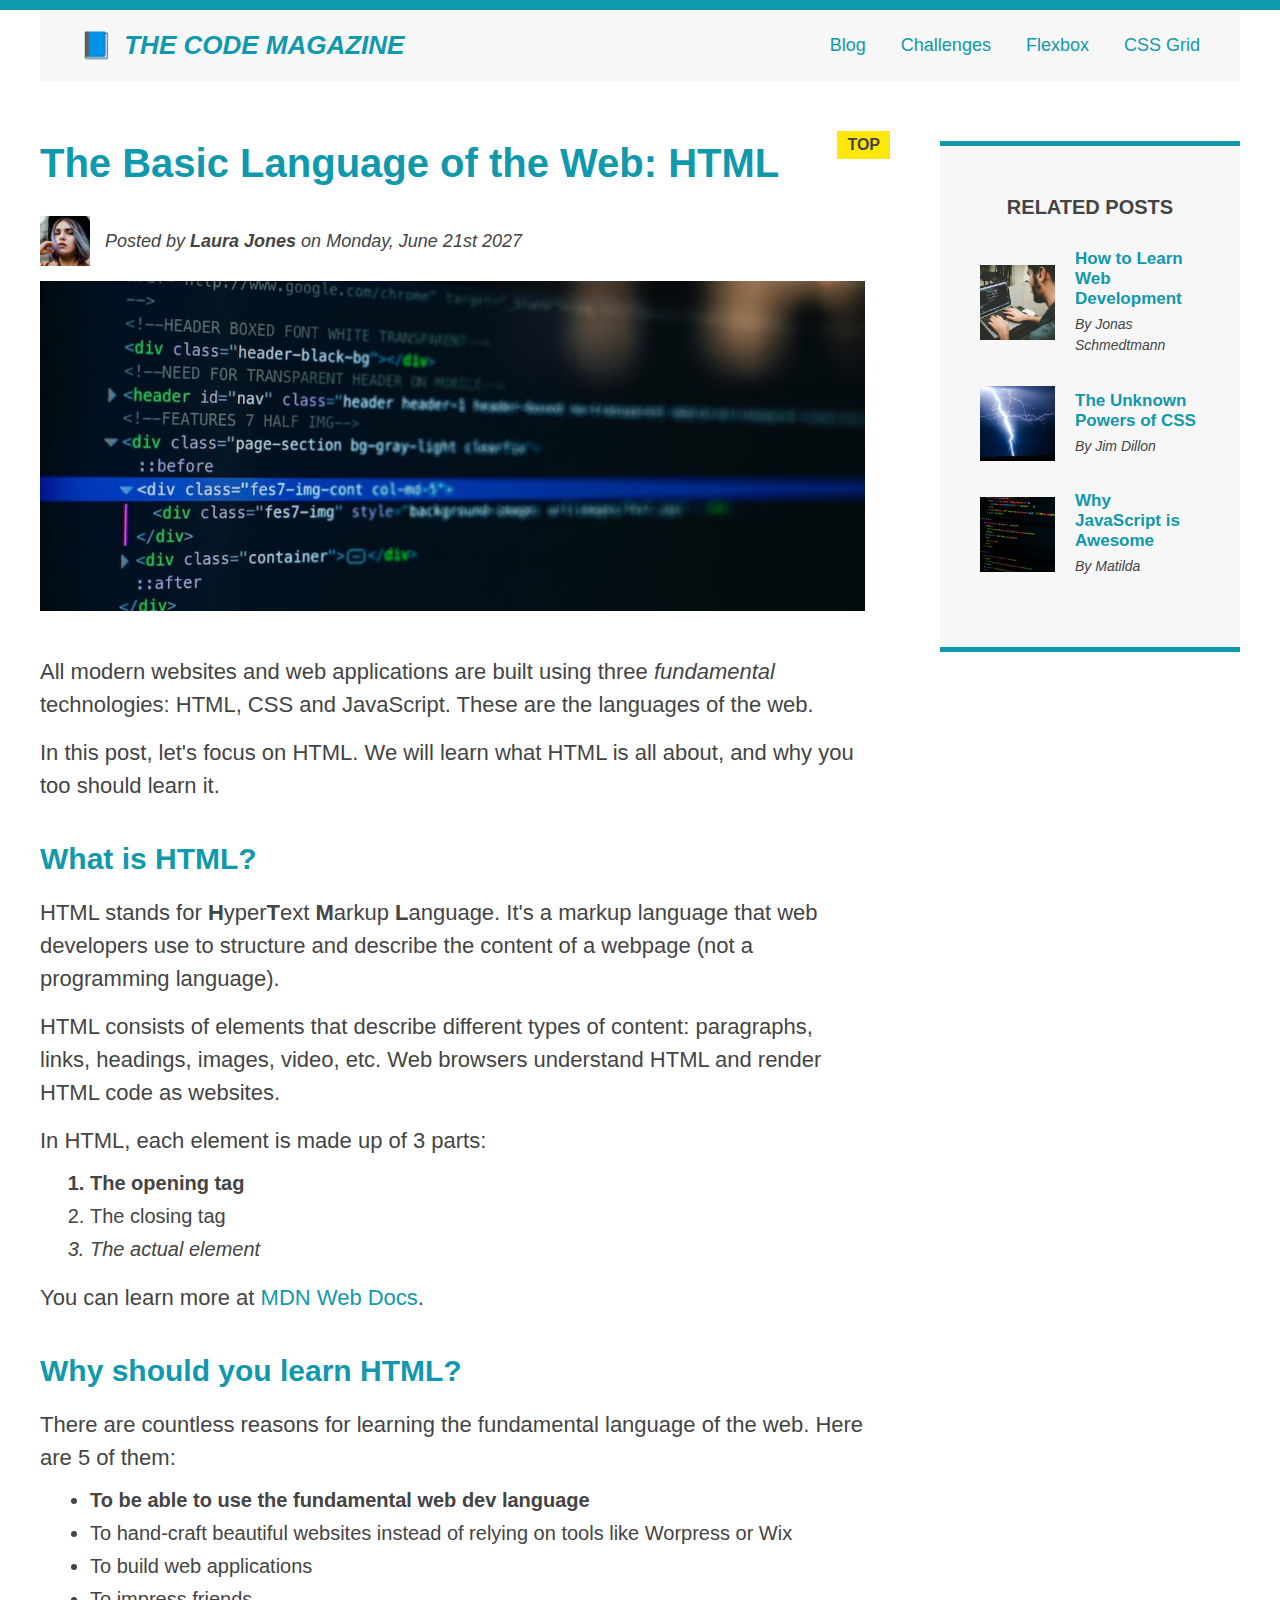
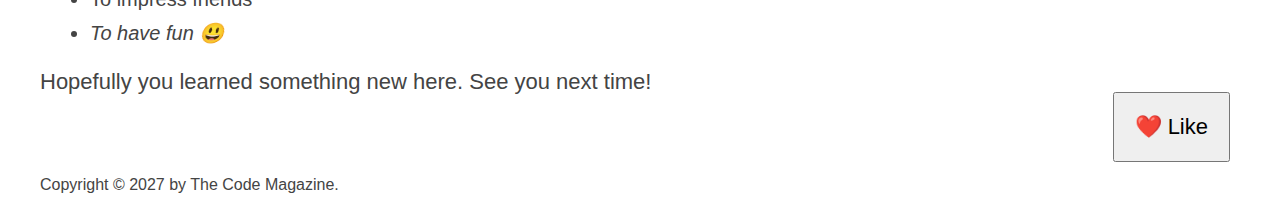
<file: 04-CSS-Layouts/index.html>
<!DOCTYPE html>
<html lang="en">
  <head>
    <meta charset="UTF-8" />
    <link href="style.css" rel="stylesheet" />

    <title>The Basic Language of the Web: HTML</title>
  </head>

  <body>
    <!--
    <h1>The Basic Language of the Web: HTML</h1>
    <h2>The Basic Language of the Web: HTML</h2>
    <h3>The Basic Language of the Web: HTML</h3>
    <h4>The Basic Language of the Web: HTML</h4>
    <h5>The Basic Language of the Web: HTML</h5>
    <h6>The Basic Language of the Web: HTML</h6>
    -->

    <div class="container">
      <header class="main-header clearfix">
        <h1>📘 The Code Magazine</h1>

        <nav>
          <!-- <strong>This is the navigation</strong> -->
          <a href="blog.html">Blog</a>
          <a href="#">Challenges</a>
          <a href="flexbox.html">Flexbox</a>
          <a href="css-grid.html">CSS Grid</a>
        </nav>

        <!-- <div class="clear"></div> -->
      </header>

      <!-- ONLY NECESSARY FOR FLEXBOX -->
      <!-- <div class="row"> -->
      <article>
        <header class="post-header">
          <h2>The Basic Language of the Web: HTML</h2>

          <div class="author-box">
            <img
              src="img/laura-jones.jpg"
              alt="Headshot of Laura Jones"
              height="50"
              width="50"
              class="author-img"
            />

            <p id="author" class="author">
              Posted by <strong>Laura Jones</strong> on Monday, June 21st 2027
            </p>
          </div>

          <img
            src="img/post-img.jpg"
            alt="HTML code on a screen"
            width="500"
            height="200"
            class="post-img"
          />
          <button>❤️ Like</button>
        </header>

        <p>
          All modern websites and web applications are built using three
          <em>fundamental</em>
          technologies: HTML, CSS and JavaScript. These are the languages of the
          web.
        </p>

        <p>
          In this post, let's focus on HTML. We will learn what HTML is all
          about, and why you too should learn it.
        </p>

        <h3>What is HTML?</h3>
        <p>
          HTML stands for <strong>H</strong>yper<strong>T</strong>ext
          <strong>M</strong>arkup <strong>L</strong>anguage. It's a markup
          language that web developers use to structure and describe the content
          of a webpage (not a programming language).
        </p>
        <p>
          HTML consists of elements that describe different types of content:
          paragraphs, links, headings, images, video, etc. Web browsers
          understand HTML and render HTML code as websites.
        </p>
        <p>In HTML, each element is made up of 3 parts:</p>

        <ol>
          <li class="first-li">The opening tag</li>
          <li>The closing tag</li>
          <li>The actual element</li>
        </ol>

        <p>
          You can learn more at
          <a
            href="https://developer.mozilla.org/en-US/docs/Web/HTML"
            target="_blank"
            >MDN Web Docs</a
          >.
        </p>

        <h3>Why should you learn HTML?</h3>

        <p>
          There are countless reasons for learning the fundamental language of
          the web. Here are 5 of them:
        </p>

        <ul>
          <li class="first-li">
            To be able to use the fundamental web dev language
          </li>
          <li>
            To hand-craft beautiful websites instead of relying on tools like
            Worpress or Wix
          </li>
          <li>To build web applications</li>
          <li>To impress friends</li>
          <li>To have fun 😃</li>
        </ul>

        <p>Hopefully you learned something new here. See you next time!</p>
      </article>

      <aside>
        <h4>Related posts</h4>

        <ul class="related">
          <li class="related-post">
            <img
              src="img/related-1.jpg"
              alt="Person programming"
              width="75"
              height="75"
            />
            <div>
              <a href="#" class="related-link">How to Learn Web Development</a>
              <p class="related-author">By Jonas Schmedtmann</p>
            </div>
          </li>
          <li class="related-post">
            <img
              src="img/related-2.jpg"
              alt="Lightning"
              width="75"
              height="75"
            />
            <div>
              <a href="#" class="related-link">The Unknown Powers of CSS</a>
              <p class="related-author">By Jim Dillon</p>
            </div>
          </li>
          <li class="related-post">
            <img
              src="img/related-3.jpg"
              alt="JavaScript code on a screen"
              width="75"
              height="75"
            />
            <div>
              <a href="#" class="related-link">Why JavaScript is Awesome</a>
              <p class="related-author">By Matilda</p>
            </div>
          </li>
        </ul>
      </aside>
      <!-- </div> -->

      <footer>
        <p id="copyright" class="copyright text">
          Copyright &copy; 2027 by The Code Magazine.
        </p>
      </footer>
    </div>
  </body>
</html>
</file>
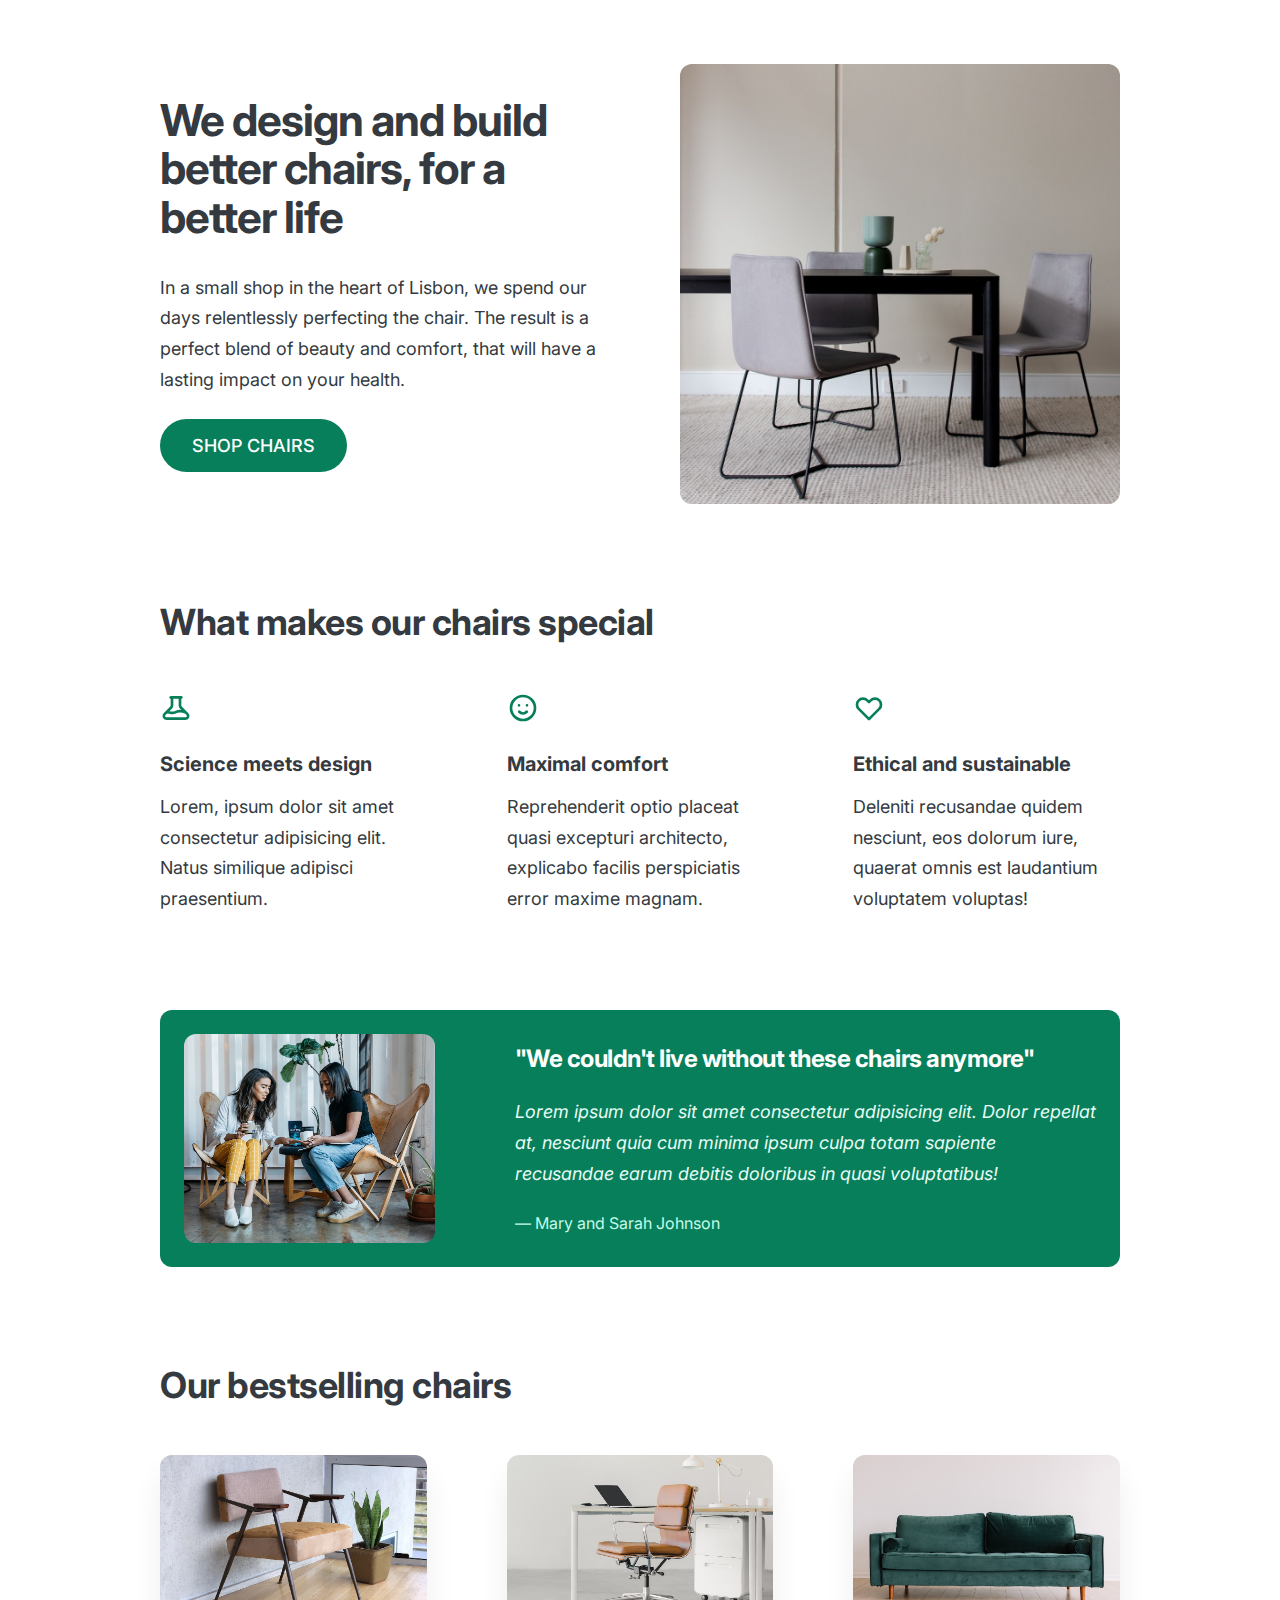
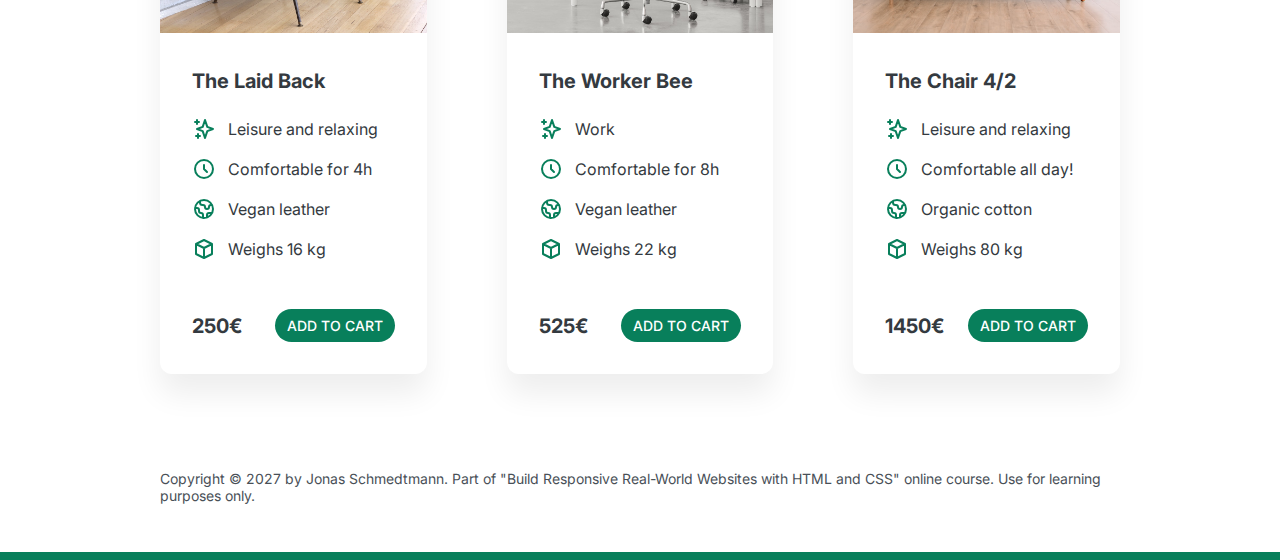
<file: 05-Design/index.html>
<!DOCTYPE html>
<html lang="en">
  <head>
    <meta charset="UTF-8" />
    <meta http-equiv="X-UA-Compatible" content="IE=edge" />
    <meta name="viewport" content="width=device-width, initial-scale=1.0" />

    <link rel="preconnect" href="https://fonts.gstatic.com" />
    <link
      href="https://fonts.googleapis.com/css2?family=Inter:wght@400;500;700&display=swap"
      rel="stylesheet"
    />

    <link rel="stylesheet" href="style.css" />
    <title>Lisbon Chair Shop</title>
  </head>
  <body>
    <div class="container">
      <header>
        <div class="header-text-box">
          <h1>We design and build better chairs, for a better life</h1>
          <p class="header-text">
            In a small shop in the heart of Lisbon, we spend our days
            relentlessly perfecting the chair. The result is a perfect blend of
            beauty and comfort, that will have a lasting impact on your health.
          </p>
          <a class="btn btn--big" href="#">Shop chairs</a>
        </div>
        <img src="hero.jpg" alt="Photo" />
      </header>

      <section>
        <h2>What makes our chairs special</h2>
        <div class="grid-3-cols">
          <div>
            <svg
              xmlns="http://www.w3.org/2000/svg"
              class="features-icon"
              fill="none"
              viewBox="0 0 24 24"
              stroke="currentColor"
            >
              <path
                stroke-linecap="round"
                stroke-linejoin="round"
                stroke-width="2"
                d="M19.428 15.428a2 2 0 00-1.022-.547l-2.387-.477a6 6 0 00-3.86.517l-.318.158a6 6 0 01-3.86.517L6.05 15.21a2 2 0 00-1.806.547M8 4h8l-1 1v5.172a2 2 0 00.586 1.414l5 5c1.26 1.26.367 3.414-1.415 3.414H4.828c-1.782 0-2.674-2.154-1.414-3.414l5-5A2 2 0 009 10.172V5L8 4z"
              />
            </svg>
            <p class="features-title"><strong>Science meets design</strong></p>
            <p class="features-text">
              Lorem, ipsum dolor sit amet consectetur adipisicing elit. Natus
              similique adipisci praesentium.
            </p>
          </div>

          <div>
            <svg
              xmlns="http://www.w3.org/2000/svg"
              class="features-icon"
              fill="none"
              viewBox="0 0 24 24"
              stroke="currentColor"
            >
              <path
                stroke-linecap="round"
                stroke-linejoin="round"
                stroke-width="2"
                d="M14.828 14.828a4 4 0 01-5.656 0M9 10h.01M15 10h.01M21 12a9 9 0 11-18 0 9 9 0 0118 0z"
              />
            </svg>
            <p class="features-title">
              <strong>Maximal comfort</strong>
            </p>
            <p class="features-text">
              Reprehenderit optio placeat quasi excepturi architecto, explicabo
              facilis perspiciatis error maxime magnam.
            </p>
          </div>

          <div>
            <svg
              xmlns="http://www.w3.org/2000/svg"
              class="features-icon"
              fill="none"
              viewBox="0 0 24 24"
              stroke="currentColor"
            >
              <path
                stroke-linecap="round"
                stroke-linejoin="round"
                stroke-width="2"
                d="M4.318 6.318a4.5 4.5 0 000 6.364L12 20.364l7.682-7.682a4.5 4.5 0 00-6.364-6.364L12 7.636l-1.318-1.318a4.5 4.5 0 00-6.364 0z"
              />
            </svg>
            <p class="features-title">
              <strong>Ethical and sustainable</strong>
            </p>
            <p class="features-text">
              Deleniti recusandae quidem nesciunt, eos dolorum iure, quaerat
              omnis est laudantium voluptatem voluptas!
            </p>
          </div>
        </div>
      </section>

      <section class="testimonial-section">
        <div class="grid-3-cols">
          <img src="customers.jpg" alt="People sitting on chairs" />
          <div class="testimonial-box">
            <h2>"We couldn't live without these chairs anymore"</h2>
            <blockquote class="testimonial-text">
              Lorem ipsum dolor sit amet consectetur adipisicing elit. Dolor
              repellat at, nesciunt quia cum minima ipsum culpa totam sapiente
              recusandae earum debitis doloribus in quasi voluptatibus!
            </blockquote>
            <p class="testimonial-author">&mdash; Mary and Sarah Johnson</p>
          </div>
        </div>
      </section>

      <section>
        <h2>Our bestselling chairs</h2>
        <div class="grid-3-cols">
          <figure class="chair">
            <img src="chair-1.jpg" alt="Chair" />
            <div class="chair-box">
              <h3>The Laid Back</h3>
              <ul class="chair-details">
                <li>
                  <svg
                    xmlns="http://www.w3.org/2000/svg"
                    class="chair-icon"
                    fill="none"
                    viewBox="0 0 24 24"
                    stroke="currentColor"
                  >
                    <path
                      stroke-linecap="round"
                      stroke-linejoin="round"
                      stroke-width="2"
                      d="M5 3v4M3 5h4M6 17v4m-2-2h4m5-16l2.286 6.857L21 12l-5.714 2.143L13 21l-2.286-6.857L5 12l5.714-2.143L13 3z"
                    />
                  </svg>
                  <!-- Span is a generic INLINE text element, it doesn't have any meaning. It's like a div element, but inline -->
                  <span>Leisure and relaxing</span>
                </li>
                <li>
                  <svg
                    xmlns="http://www.w3.org/2000/svg"
                    class="chair-icon"
                    fill="none"
                    viewBox="0 0 24 24"
                    stroke="currentColor"
                  >
                    <path
                      stroke-linecap="round"
                      stroke-linejoin="round"
                      stroke-width="2"
                      d="M12 8v4l3 3m6-3a9 9 0 11-18 0 9 9 0 0118 0z"
                    />
                  </svg>
                  <span>Comfortable for 4h</span>
                </li>
                <li>
                  <svg
                    xmlns="http://www.w3.org/2000/svg"
                    class="chair-icon"
                    fill="none"
                    viewBox="0 0 24 24"
                    stroke="currentColor"
                  >
                    <path
                      stroke-linecap="round"
                      stroke-linejoin="round"
                      stroke-width="2"
                      d="M3.055 11H5a2 2 0 012 2v1a2 2 0 002 2 2 2 0 012 2v2.945M8 3.935V5.5A2.5 2.5 0 0010.5 8h.5a2 2 0 012 2 2 2 0 104 0 2 2 0 012-2h1.064M15 20.488V18a2 2 0 012-2h3.064M21 12a9 9 0 11-18 0 9 9 0 0118 0z"
                    />
                  </svg>
                  <span>Vegan leather</span>
                </li>
                <li>
                  <svg
                    xmlns="http://www.w3.org/2000/svg"
                    class="chair-icon"
                    fill="none"
                    viewBox="0 0 24 24"
                    stroke="currentColor"
                  >
                    <path
                      stroke-linecap="round"
                      stroke-linejoin="round"
                      stroke-width="2"
                      d="M20 7l-8-4-8 4m16 0l-8 4m8-4v10l-8 4m0-10L4 7m8 4v10M4 7v10l8 4"
                    />
                  </svg>
                  <span>Weighs 16 kg</span>
                </li>
              </ul>
              <div class="chair-price">
                <strong>250€</strong>
                <a href="#" class="btn btn--small">Add to cart</a>
              </div>
            </div>
          </figure>

          <figure class="chair">
            <img src="chair-2.jpg" alt="Chair" />
            <div class="chair-box">
              <h3>The Worker Bee</h3>
              <ul class="chair-details">
                <li>
                  <svg
                    xmlns="http://www.w3.org/2000/svg"
                    class="chair-icon"
                    fill="none"
                    viewBox="0 0 24 24"
                    stroke="currentColor"
                  >
                    <path
                      stroke-linecap="round"
                      stroke-linejoin="round"
                      stroke-width="2"
                      d="M5 3v4M3 5h4M6 17v4m-2-2h4m5-16l2.286 6.857L21 12l-5.714 2.143L13 21l-2.286-6.857L5 12l5.714-2.143L13 3z"
                    />
                  </svg>
                  <span>Work</span>
                </li>
                <li>
                  <svg
                    xmlns="http://www.w3.org/2000/svg"
                    class="chair-icon"
                    fill="none"
                    viewBox="0 0 24 24"
                    stroke="currentColor"
                  >
                    <path
                      stroke-linecap="round"
                      stroke-linejoin="round"
                      stroke-width="2"
                      d="M12 8v4l3 3m6-3a9 9 0 11-18 0 9 9 0 0118 0z"
                    />
                  </svg>
                  <span>Comfortable for 8h</span>
                </li>
                <li>
                  <svg
                    xmlns="http://www.w3.org/2000/svg"
                    class="chair-icon"
                    fill="none"
                    viewBox="0 0 24 24"
                    stroke="currentColor"
                  >
                    <path
                      stroke-linecap="round"
                      stroke-linejoin="round"
                      stroke-width="2"
                      d="M3.055 11H5a2 2 0 012 2v1a2 2 0 002 2 2 2 0 012 2v2.945M8 3.935V5.5A2.5 2.5 0 0010.5 8h.5a2 2 0 012 2 2 2 0 104 0 2 2 0 012-2h1.064M15 20.488V18a2 2 0 012-2h3.064M21 12a9 9 0 11-18 0 9 9 0 0118 0z"
                    />
                  </svg>
                  <span>Vegan leather</span>
                </li>
                <li>
                  <svg
                    xmlns="http://www.w3.org/2000/svg"
                    class="chair-icon"
                    fill="none"
                    viewBox="0 0 24 24"
                    stroke="currentColor"
                  >
                    <path
                      stroke-linecap="round"
                      stroke-linejoin="round"
                      stroke-width="2"
                      d="M20 7l-8-4-8 4m16 0l-8 4m8-4v10l-8 4m0-10L4 7m8 4v10M4 7v10l8 4"
                    />
                  </svg>
                  <span>Weighs 22 kg</span>
                </li>
              </ul>
              <div class="chair-price">
                <strong>525€</strong>
                <a href="#" class="btn btn--small">Add to cart</a>
              </div>
            </div>
          </figure>

          <figure class="chair">
            <img src="chair-3.jpg" alt="Chair" />
            <div class="chair-box">
              <h3>The Chair 4/2</h3>
              <ul class="chair-details">
                <li>
                  <svg
                    xmlns="http://www.w3.org/2000/svg"
                    class="chair-icon"
                    fill="none"
                    viewBox="0 0 24 24"
                    stroke="currentColor"
                  >
                    <path
                      stroke-linecap="round"
                      stroke-linejoin="round"
                      stroke-width="2"
                      d="M5 3v4M3 5h4M6 17v4m-2-2h4m5-16l2.286 6.857L21 12l-5.714 2.143L13 21l-2.286-6.857L5 12l5.714-2.143L13 3z"
                    />
                  </svg>
                  <span>Leisure and relaxing</span>
                </li>
                <li>
                  <svg
                    xmlns="http://www.w3.org/2000/svg"
                    class="chair-icon"
                    fill="none"
                    viewBox="0 0 24 24"
                    stroke="currentColor"
                  >
                    <path
                      stroke-linecap="round"
                      stroke-linejoin="round"
                      stroke-width="2"
                      d="M12 8v4l3 3m6-3a9 9 0 11-18 0 9 9 0 0118 0z"
                    />
                  </svg>
                  <span>Comfortable all day!</span>
                </li>
                <li>
                  <svg
                    xmlns="http://www.w3.org/2000/svg"
                    class="chair-icon"
                    fill="none"
                    viewBox="0 0 24 24"
                    stroke="currentColor"
                  >
                    <path
                      stroke-linecap="round"
                      stroke-linejoin="round"
                      stroke-width="2"
                      d="M3.055 11H5a2 2 0 012 2v1a2 2 0 002 2 2 2 0 012 2v2.945M8 3.935V5.5A2.5 2.5 0 0010.5 8h.5a2 2 0 012 2 2 2 0 104 0 2 2 0 012-2h1.064M15 20.488V18a2 2 0 012-2h3.064M21 12a9 9 0 11-18 0 9 9 0 0118 0z"
                    />
                  </svg>
                  <span>Organic cotton</span>
                </li>
                <li>
                  <svg
                    xmlns="http://www.w3.org/2000/svg"
                    class="chair-icon"
                    fill="none"
                    viewBox="0 0 24 24"
                    stroke="currentColor"
                  >
                    <path
                      stroke-linecap="round"
                      stroke-linejoin="round"
                      stroke-width="2"
                      d="M20 7l-8-4-8 4m16 0l-8 4m8-4v10l-8 4m0-10L4 7m8 4v10M4 7v10l8 4"
                    />
                  </svg>
                  <span>Weighs 80 kg</span>
                </li>
              </ul>
              <div class="chair-price">
                <strong>1450€</strong>
                <a href="#" class="btn btn--small">Add to cart</a>
              </div>
            </div>
          </figure>
        </div>
      </section>

      <footer>
        Copyright &copy; 2027 by Jonas Schmedtmann. Part of "Build Responsive
        Real-World Websites with HTML and CSS" online course. Use for learning
        purposes only.
      </footer>
    </div>
  </body>
</html>
</file>
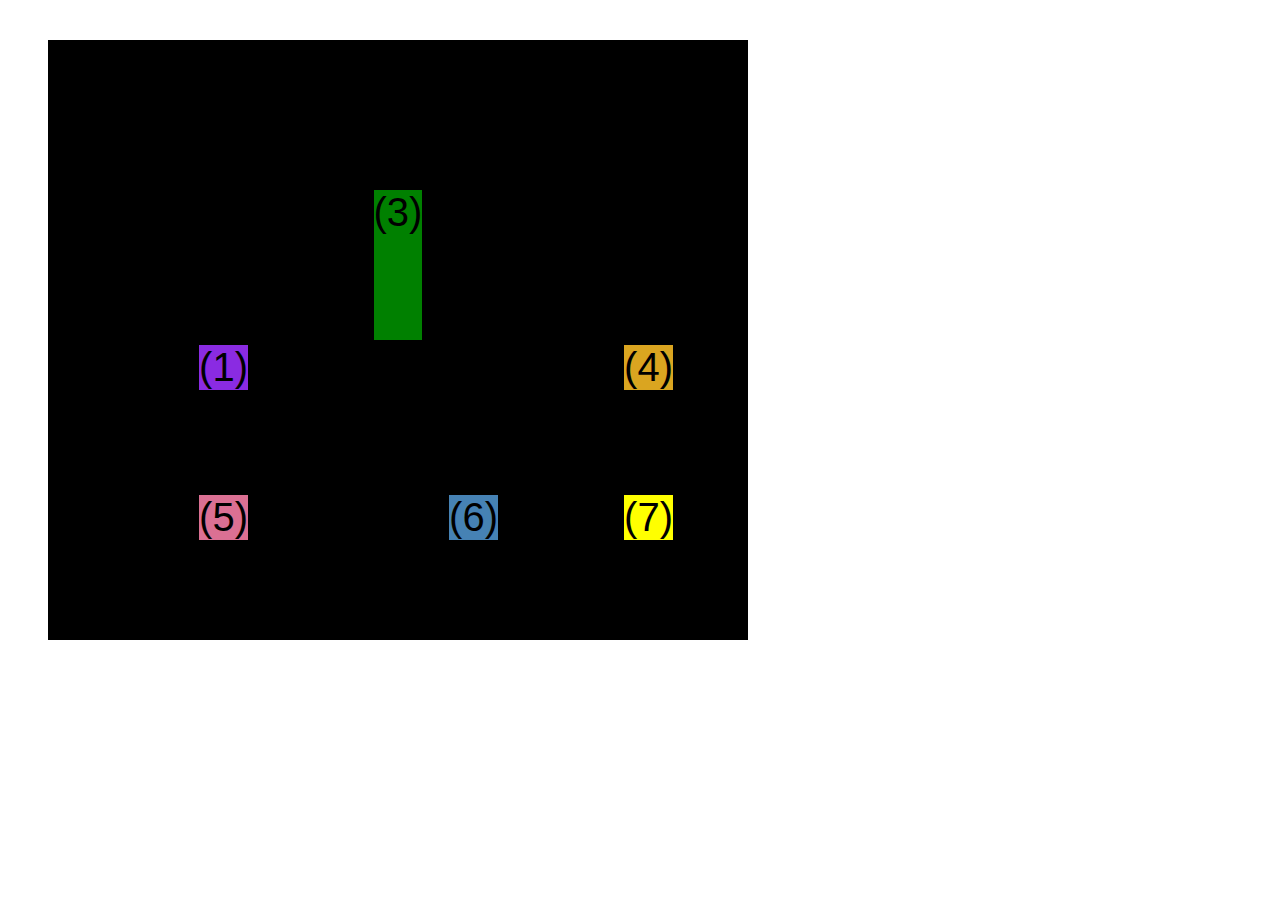
<file: 04-CSS-Layouts/css-grid.html>
<!DOCTYPE html>
<html lang="en">
  <head>
    <meta charset="UTF-8" />
    <meta http-equiv="X-UA-Compatible" content="IE=edge" />
    <meta name="viewport" content="width=device-width, initial-scale=1.0" />
    <title>CSS Grid</title>
    <style>
      .el--1 {
        background-color: blueviolet;
      }
      .el--2 {
        background-color: orangered;
      }
      .el--3 {
        background-color: green;
        height: 150px;
      }
      .el--4 {
        background-color: goldenrod;
      }
      .el--5 {
        background-color: palevioletred;
      }
      .el--6 {
        background-color: steelblue;
      }
      .el--7 {
        background-color: yellow;
      }
      .el--8 {
        background-color: crimson;
      }

      .container--1 {
        /* STARTER */
        font-family: sans-serif;
        background-color: #ddd;
        font-size: 30px;
        margin: 40px;

        /* CSS GRID */
        display: grid;
        /* grid-template-columns: 200px 200px 1fr 1fr; */
        /* grid-template-rows: 300px 200px; */
        /* grid-template-columns: 1fr 1fr 1fr auto; */

        grid-template-columns: repeat(4, 1fr);
        grid-template-rows: 1fr 1fr;
        /* height: 500px; */

        /* gap: 30px; */
        column-gap: 20px;
        row-gap: 40px;

        /* TEMP */
        display: none;
      }

      .el--8 {
        grid-column: 2 / 3;
        /* grid-row: 1 / span 2; */
        grid-row: 1 / 2;
      }

      .el--2 {
        /* grid-column: 1 / 4; */
        /* grid-column: 1 / span 4; */
        grid-column: 1 / -1;
        grid-row: 2;
      }

      .el--6 {
        /* grid-row: 3 / 5; */
      }

      .container--2 {
        /* STARTER */
        font-family: sans-serif;
        background-color: black;
        font-size: 40px;
        margin: 40px;

        width: 700px;
        height: 600px;

        /* CSS GRID */
        display: grid;
        grid-template-columns: 125px 200px 125px;
        grid-template-rows: 250px 100px;
        gap: 50px;

        /* Aligning tracks inside container: distribute empty space */
        justify-content: center;
        /* justify-content: space-between; */
        align-content: center;

        /* Aligning items INSIDE cells: moving items around inside cells */
        align-items: end;
        justify-items: end;
      }

      .el--3 {
        align-self: center;
        justify-self: center;
      }
    </style>
  </head>
  <body>
    <div class="container--1">
      <div class="el el--1">(1) HTML</div>
      <div class="el el--2">(2) and</div>
      <div class="el el--3">(3) CSS</div>
      <div class="el el--4">(4) are</div>
      <div class="el el--5">(5) amazing</div>
      <div class="el el--6">(6) languages</div>
      <!-- <div class="el el--7">(7) to</div> -->
      <div class="el el--8">(8) learn</div>
    </div>

    <div class="container--2">
      <div class="el el--1">(1)</div>
      <div class="el el--3">(3)</div>
      <div class="el el--4">(4)</div>
      <div class="el el--5">(5)</div>
      <div class="el el--6">(6)</div>
      <div class="el el--7">(7)</div>
    </div>
  </body>
</html>
</file>
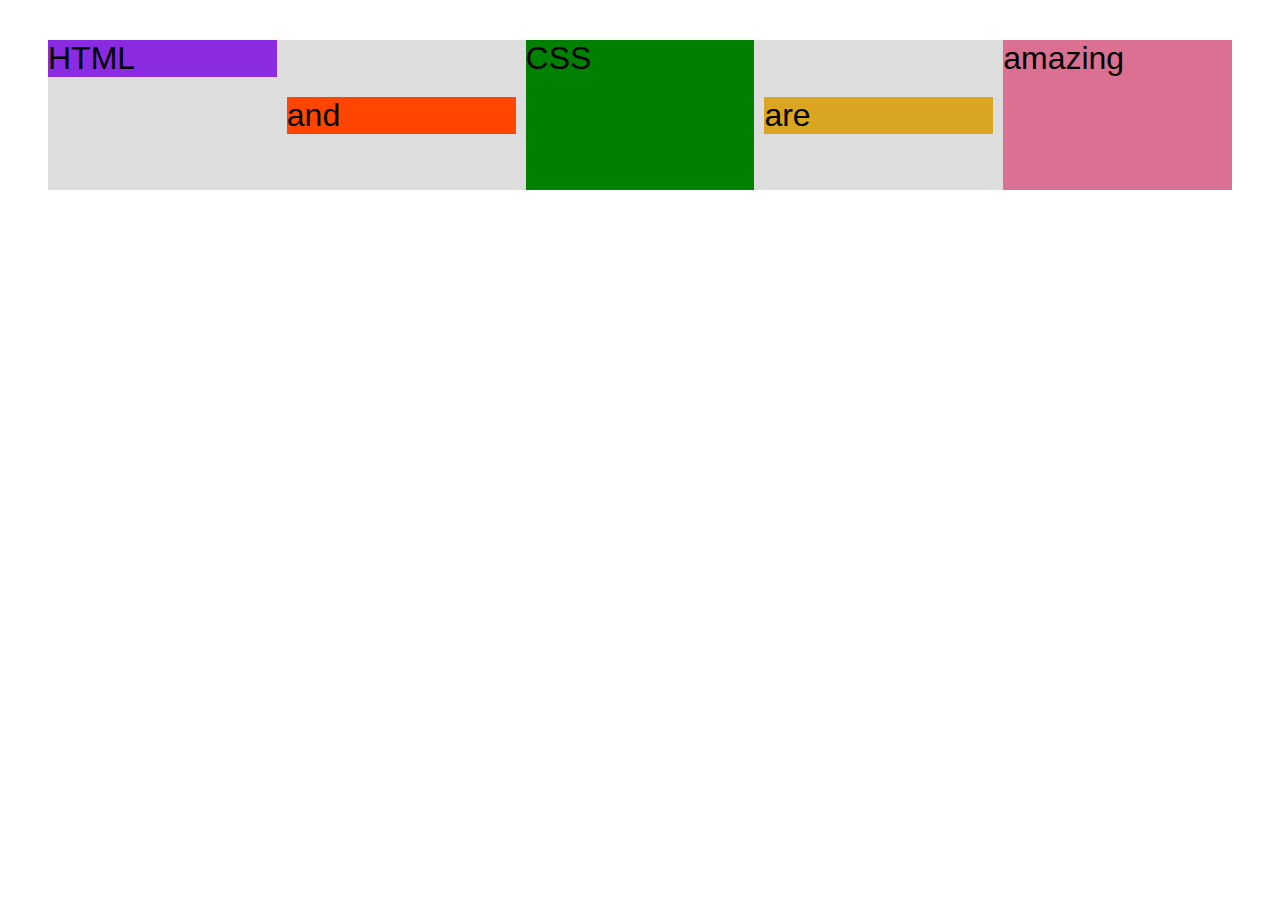
<file: 04-CSS-Layouts/flexbox.html>
<!DOCTYPE html>
<html lang="en">
  <head>
    <meta charset="UTF-8" />
    <meta http-equiv="X-UA-Compatible" content="IE=edge" />
    <meta name="viewport" content="width=device-width, initial-scale=1.0" />
    <title>Flexbox</title>
    <style>
      .el--1 {
        background-color: blueviolet;
      }
      .el--2 {
        background-color: orangered;
      }
      .el--3 {
        background-color: green;
        height: 150px;
      }
      .el--4 {
        background-color: goldenrod;
      }
      .el--5 {
        background-color: palevioletred;
      }
      .el--6 {
        background-color: steelblue;
      }
      .el--7 {
        background-color: yellow;
      }
      .el--8 {
        background-color: crimson;
      }

      .container {
        /* STARTER */
        font-family: sans-serif;
        background-color: #ddd;
        font-size: 32px;
        margin: 40px;

        /* FLEXBOX */
        display: flex;
        align-items: center;
        justify-content: flex-start;
        gap: 10px;
      }

      .el {
        /*
        DEFAULTS:
        flex-grow: 0;
        flex-shrink: 1;
        flex-basis: auto;
        */

        /* flex-basis: 200px; */
        /* flex-shrink: 0; */
        /* flex: 0 0 200px; */

        /* flex-grow: 1; */
        flex: 1;
      }

      .el--1 {
        align-self: flex-start;
        /* order: 2; */
        /* flex-grow: 3; */
      }

      .el--5 {
        align-self: stretch;
        order: 1;
      }

      .el--6 {
        order: -1;
      }
    </style>
  </head>
  <body>
    <div class="container">
      <div class="el el--1">HTML</div>
      <div class="el el--2">and</div>
      <div class="el el--3">CSS</div>
      <div class="el el--4">are</div>
      <div class="el el--5">amazing</div>
      <!-- <div class="el el--6">languages</div> -->
      <!-- <div class="el el--7">to</div>
      <div class="el el--8">learn</div> -->
    </div>
  </body>
</html>
</file>
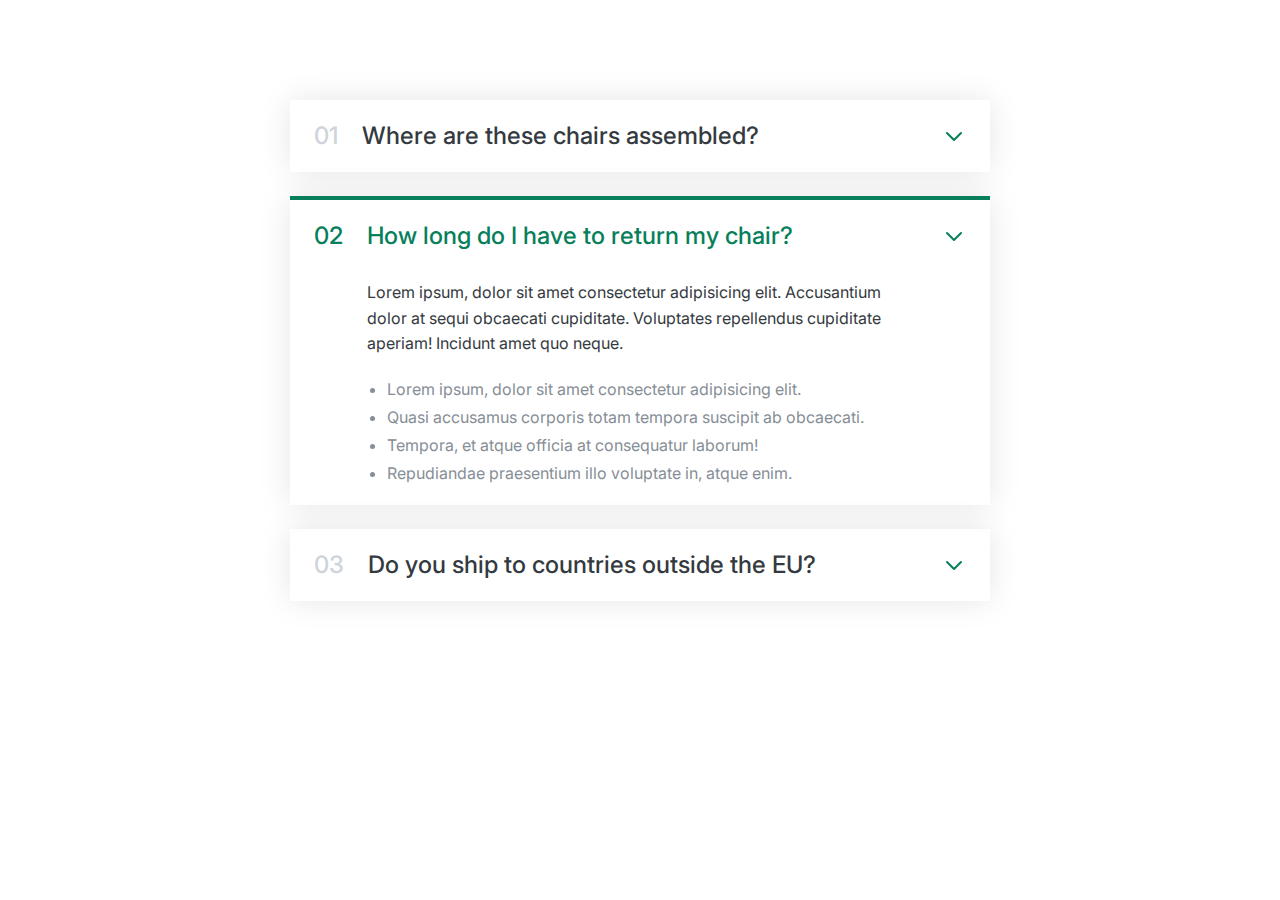
<file: 06-Components/01-accordion.html>
<!DOCTYPE html>
<html lang="en">
  <head>
    <meta charset="UTF-8" />
    <meta http-equiv="X-UA-Compatible" content="IE=edge" />
    <meta name="viewport" content="width=device-width, initial-scale=1.0" />
    <link
      href="https://fonts.googleapis.com/css2?family=Inter:wght@400;500;700&display=swap"
      rel="stylesheet"
    />

    <title>Accordion Component</title>

    <style>
      /*
      SPACING SYSTEM (px)
      2 / 4 / 8 / 12 / 16 / 24 / 32 / 48 / 64 / 80 / 96 / 128
      FONT SIZE SYSTEM (px)
      10 / 12 / 14 / 16 / 18 / 20 / 24 / 30 / 36 / 44 / 52 / 62 / 74 / 86 / 98
      */
      /* 
      MAIN COLOR: #087f5b
      GREY COLOR: #343a40
      */

      * {
        margin: 0;
        padding: 0;
        box-sizing: border-box;
      }

      body {
        font-family: "Inter", sans-serif;
        color: #343a40;
        line-height: 1;
      }

      .accordion {
        width: 700px;
        margin: 100px auto;

        display: flex;
        flex-direction: column;
        gap: 24px;
      }

      .item {
        box-shadow: 0 0 32px rgba(0, 0, 0, 0.1);
        padding: 24px;

        display: grid;
        grid-template-columns: auto 1fr auto;
        column-gap: 24px;
        row-gap: 32px;
        align-items: center;
      }

      .number,
      .text {
        font-size: 24px;
        font-weight: 500;
        /* color: #087f5b; */
      }

      .number {
        color: #ced4da;
      }

      .icon {
        width: 24px;
        height: 24px;
        stroke: #087f5b;
      }

      .hidden-box {
        grid-column: 2;
        display: none;
      }

      .hidden-box p {
        line-height: 1.6;
        margin-bottom: 24px;
      }

      .hidden-box ul {
        color: #868e96;
        margin-left: 20px;

        display: flex;
        flex-direction: column;
        gap: 12px;
      }

      /* OPEN STATE */
      .open {
        border-top: 4px solid #087f5b;
      }

      .open .hidden-box {
        display: block;
      }

      .open .number,
      .open .text {
        color: #087f5b;
      }
    </style>
  </head>
  <body>
    <div class="accordion">
      <div class="item">
        <p class="number">01</p>
        <p class="text">Where are these chairs assembled?</p>
        <svg
          xmlns="http://www.w3.org/2000/svg"
          class="icon"
          fill="none"
          viewBox="0 0 24 24"
          stroke="currentColor"
        >
          <path
            stroke-linecap="round"
            stroke-linejoin="round"
            stroke-width="2"
            d="M19 9l-7 7-7-7"
          />
        </svg>
        <div class="hidden-box">
          <p>
            Lorem ipsum, dolor sit amet consectetur adipisicing elit.
            Accusantium dolor at sequi obcaecati cupiditate. Voluptates
            repellendus cupiditate aperiam! Incidunt amet quo neque.
          </p>
          <ul>
            <li>Lorem ipsum, dolor sit amet consectetur adipisicing elit.</li>
            <li>
              Quasi accusamus corporis totam tempora suscipit ab obcaecati.
            </li>
            <li>Tempora, et atque officia at consequatur laborum!</li>
            <li>Repudiandae praesentium illo voluptate in, atque enim.</li>
          </ul>
        </div>
      </div>

      <div class="item open">
        <p class="number">02</p>
        <p class="text">How long do I have to return my chair?</p>
        <svg
          xmlns="http://www.w3.org/2000/svg"
          class="icon"
          fill="none"
          viewBox="0 0 24 24"
          stroke="currentColor"
        >
          <path
            stroke-linecap="round"
            stroke-linejoin="round"
            stroke-width="2"
            d="M19 9l-7 7-7-7"
          />
        </svg>
        <div class="hidden-box">
          <p>
            Lorem ipsum, dolor sit amet consectetur adipisicing elit.
            Accusantium dolor at sequi obcaecati cupiditate. Voluptates
            repellendus cupiditate aperiam! Incidunt amet quo neque.
          </p>
          <ul>
            <li>Lorem ipsum, dolor sit amet consectetur adipisicing elit.</li>
            <li>
              Quasi accusamus corporis totam tempora suscipit ab obcaecati.
            </li>
            <li>Tempora, et atque officia at consequatur laborum!</li>
            <li>Repudiandae praesentium illo voluptate in, atque enim.</li>
          </ul>
        </div>
      </div>

      <div class="item">
        <p class="number">03</p>
        <p class="text">Do you ship to countries outside the EU?</p>
        <svg
          xmlns="http://www.w3.org/2000/svg"
          class="icon"
          fill="none"
          viewBox="0 0 24 24"
          stroke="currentColor"
        >
          <path
            stroke-linecap="round"
            stroke-linejoin="round"
            stroke-width="2"
            d="M19 9l-7 7-7-7"
          />
        </svg>
        <div class="hidden-box">
          <p>
            Lorem ipsum, dolor sit amet consectetur adipisicing elit.
            Accusantium dolor at sequi obcaecati cupiditate. Voluptates
            repellendus cupiditate aperiam! Incidunt amet quo neque.
          </p>
          <ul>
            <li>Lorem ipsum, dolor sit amet consectetur adipisicing elit.</li>
            <li>
              Quasi accusamus corporis totam tempora suscipit ab obcaecati.
            </li>
            <li>Tempora, et atque officia at consequatur laborum!</li>
            <li>Repudiandae praesentium illo voluptate in, atque enim.</li>
          </ul>
        </div>
      </div>
    </div>
  </body>
</html>
</file>
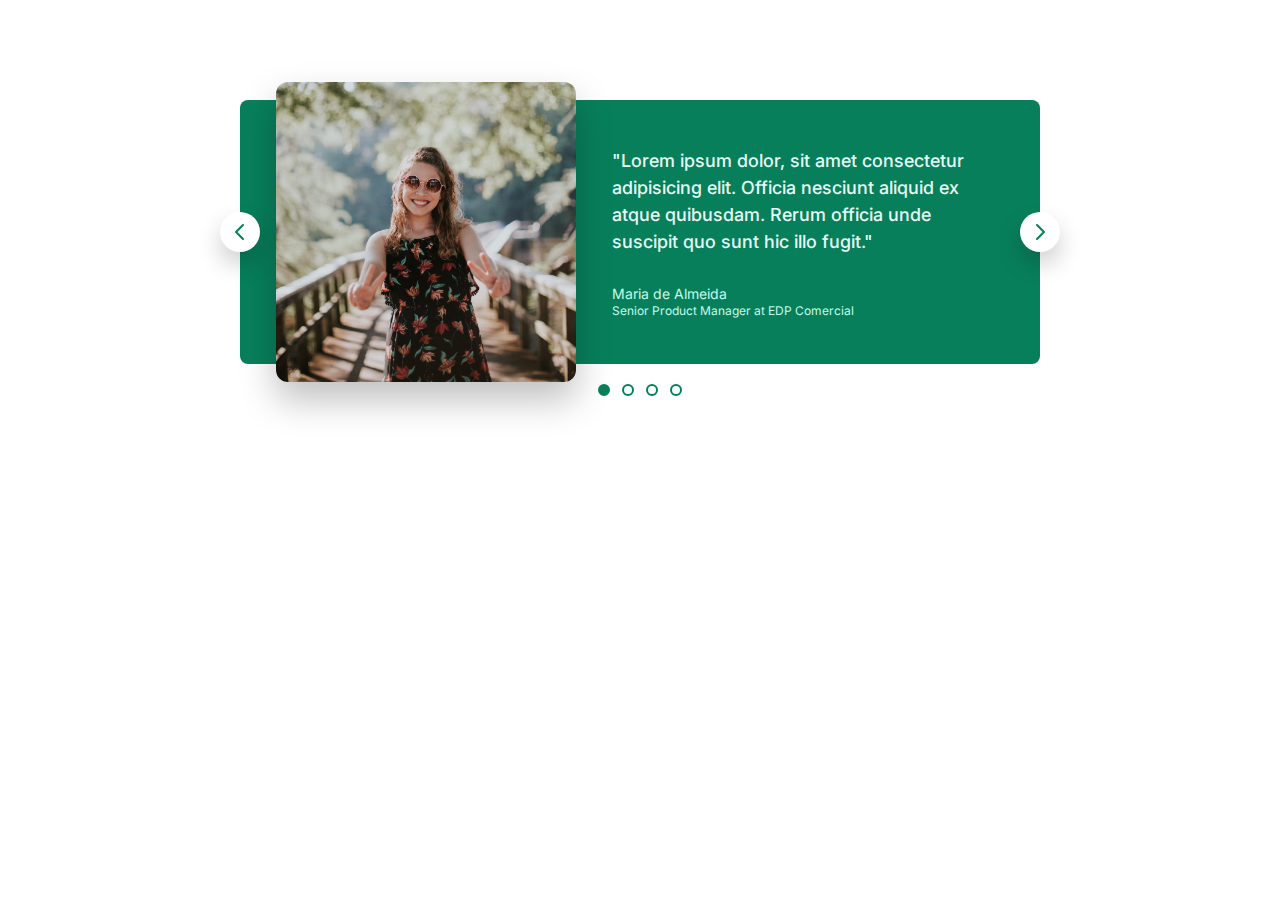
<file: 06-Components/02.carousel.html>
<!DOCTYPE html>
<html lang="en">
  <head>
    <meta charset="UTF-8" />
    <meta http-equiv="X-UA-Compatible" content="IE=edge" />
    <meta name="viewport" content="width=device-width, initial-scale=1.0" />
    <link
      href="https://fonts.googleapis.com/css2?family=Inter:wght@400;500;700&display=swap"
      rel="stylesheet"
    />

    <title>Carousel Component</title>

    <style>
      /*
      SPACING SYSTEM (px)
      2 / 4 / 8 / 12 / 16 / 24 / 32 / 48 / 64 / 80 / 96 / 128
      FONT SIZE SYSTEM (px)
      10 / 12 / 14 / 16 / 18 / 20 / 24 / 30 / 36 / 44 / 52 / 62 / 74 / 86 / 98
      */
      /*
      MAIN COLOR: #087f5b
      GREY COLOR: #343a40
      */

      * {
        margin: 0;
        padding: 0;
        box-sizing: border-box;
      }

      body {
        font-family: "Inter", sans-serif;
        color: #343a40;
        line-height: 1;
      }

      .carousel {
        width: 800px;
        margin: 100px auto;
        background-color: #087f5b;
        /* padding: 32px; */
        /* padding-left: 86px; */
        /* padding-right: 48px; */
        padding: 32px 48px 32px 86px;

        border-radius: 8px;
        position: relative;

        display: flex;
        align-items: center;
        gap: 86px;
      }

      img {
        height: 200px;
        border-radius: 8px;
        transform: scale(1.5);
        box-shadow: 0 12px 24px rgba(0, 0, 0, 0.25);
      }

      .testimonial-text {
        font-size: 18px;
        font-weight: 500;
        line-height: 1.5;
        margin-bottom: 32px;
        color: #e6fcf5;
      }

      .testimonial-author {
        font-size: 14px;
        margin-bottom: 4px;
        color: #c3fae8;
      }

      .testimonial-job {
        font-size: 12px;
        color: #c3fae8;
      }

      /* CONTROLS */
      .btn {
        background-color: #fff;
        border: none;
        height: 40px;
        width: 40px;
        border-radius: 50%;
        position: absolute;
        box-shadow: 0 12px 24px rgba(0, 0, 0, 0.2);
        cursor: pointer;

        display: flex;
        align-items: center;
        justify-content: center;
      }

      .btn--left {
        /* In relation to PARENTE ELEMENT */
        left: 0;
        top: 50%;

        /* In relation to ELEMENT ITSELF */
        transform: translate(-50%, -50%);
      }

      .btn--right {
        right: 0;
        top: 50%;

        transform: translate(50%, -50%);
      }

      .btn-icon {
        height: 24px;
        width: 24px;
        stroke: #087f5b;
      }
      .dots {
        position: absolute;
        left: 50%;
        bottom: 0;
        transform: translate(-50%, 32px);

        display: flex;
        gap: 12px;
      }

      .dot {
        height: 12px;
        width: 12px;
        background-color: #fff;
        border: 2px solid #087f5b;
        border-radius: 50%;
        cursor: pointer;
      }

      .dot--fill {
        background-color: #087f5b;
      }
    </style>
  </head>
  <body>
    <div class="carousel">
      <img src="maria.jpg" alt="Maria de Almeida" />
      <blockquote class="testimonial">
        <p class="testimonial-text">
          "Lorem ipsum dolor, sit amet consectetur adipisicing elit. Officia
          nesciunt aliquid ex atque quibusdam. Rerum officia unde suscipit quo
          sunt hic illo fugit."
        </p>
        <p class="testimonial-author">Maria de Almeida</p>
        <p class="testimonial-job">Senior Product Manager at EDP Comercial</p>
      </blockquote>

      <button class="btn btn--left">
        <svg
          xmlns="http://www.w3.org/2000/svg"
          class="btn-icon"
          fill="none"
          viewBox="0 0 24 24"
          stroke="currentColor"
        >
          <path
            stroke-linecap="round"
            stroke-linejoin="round"
            stroke-width="2"
            d="M15 19l-7-7 7-7"
          />
        </svg>
      </button>
      <button class="btn btn--right">
        <svg
          xmlns="http://www.w3.org/2000/svg"
          class="btn-icon"
          fill="none"
          viewBox="0 0 24 24"
          stroke="currentColor"
        >
          <path
            stroke-linecap="round"
            stroke-linejoin="round"
            stroke-width="2"
            d="M9 5l7 7-7 7"
          />
        </svg>
      </button>
      <div class="dots">
        <button class="dot dot--fill">&nbsp;</button>
        <button class="dot">&nbsp;</button>
        <button class="dot">&nbsp;</button>
        <button class="dot">&nbsp;</button>
      </div>
    </div>
  </body>
</html>
</file>
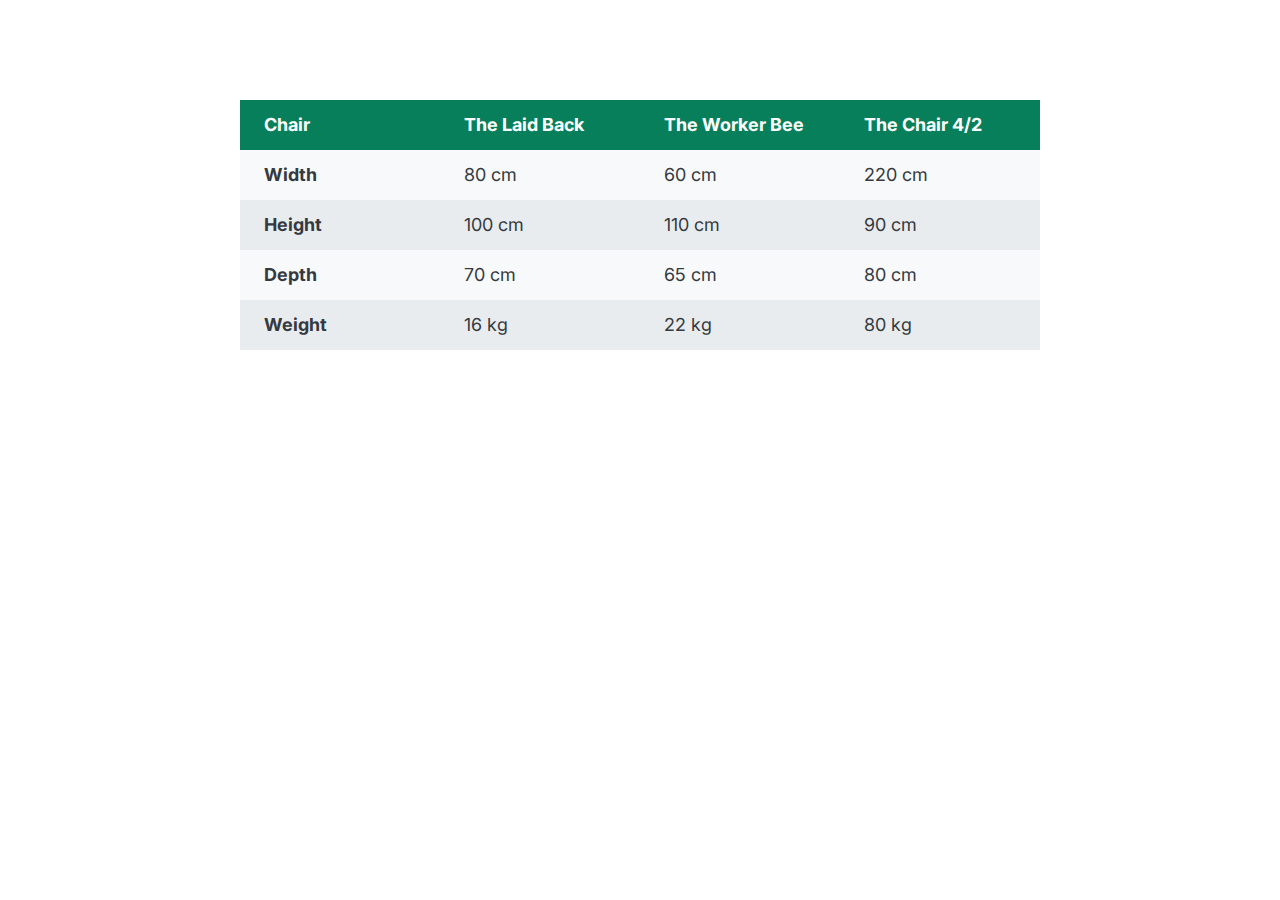
<file: 06-Components/03-table.html>
<!DOCTYPE html>
<html lang="en">
  <head>
    <meta charset="UTF-8" />
    <meta http-equiv="X-UA-Compatible" content="IE=edge" />
    <meta name="viewport" content="width=device-width, initial-scale=1.0" />
    <link
      href="https://fonts.googleapis.com/css2?family=Inter:wght@400;500;700&display=swap"
      rel="stylesheet"
    />

    <title>Accordion Component</title>

    <style>
      /*
      SPACING SYSTEM (px)
      2 / 4 / 8 / 12 / 16 / 24 / 32 / 48 / 64 / 80 / 96 / 128
      FONT SIZE SYSTEM (px)
      10 / 12 / 14 / 16 / 18 / 20 / 24 / 30 / 36 / 44 / 52 / 62 / 74 / 86 / 98
      */
      /* 
      MAIN COLOR: #087f5b
      GREY COLOR: #343a40
      */

      * {
        margin: 0;
        padding: 0;
        box-sizing: border-box;
      }

      body {
        font-family: "Inter", sans-serif;
        color: #343a40;
        line-height: 1;
        display: flex;
        justify-content: center;
      }

      table {
        width: 800px;
        margin-top: 100px;
        font-size: 18px;
        /* border: 1px solid #343a40; */
        border-collapse: collapse;
      }

      th,
      td {
        /* border: 1px solid #343a40; */
        padding: 16px 24px;
        text-align: left;
      }

      thead tr {
        background-color: #087f5b;
        color: #fff;
      }

      thead th {
        width: 25%;
      }

      tbody tr:nth-child(odd) {
        background-color: #f8f9fa;
      }

      tbody tr:nth-child(even) {
        background-color: #e9ecef;
      }
    </style>
  </head>
  <body>
    <table>
      <thead>
        <tr>
          <th>Chair</th>
          <th>The Laid Back</th>
          <th>The Worker Bee</th>
          <th>The Chair 4/2</th>
        </tr>
      </thead>

      <tbody>
        <tr>
          <th>Width</th>
          <td>80 cm</td>
          <td>60 cm</td>
          <td>220 cm</td>
        </tr>
        <tr>
          <th>Height</th>
          <td>100 cm</td>
          <td>110 cm</td>
          <td>90 cm</td>
        </tr>
        <tr>
          <th>Depth</th>
          <td>70 cm</td>
          <td>65 cm</td>
          <td>80 cm</td>
        </tr>
        <tr>
          <th>Weight</th>
          <td>16 kg</td>
          <td>22 kg</td>
          <td>80 kg</td>
        </tr>
      </tbody>
    </table>
  </body>
</html>
</file>
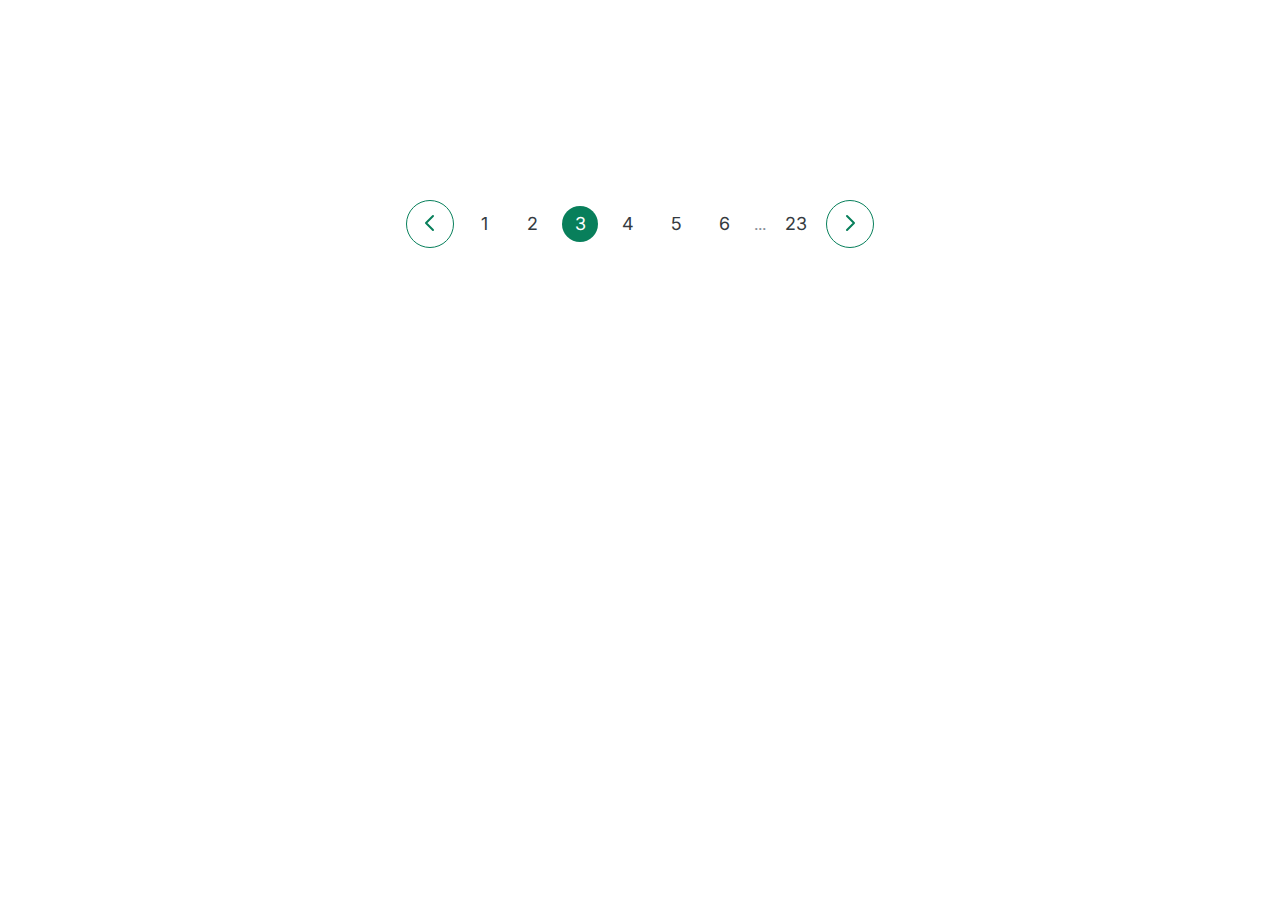
<file: 06-Components/04.pagination.html>
<!DOCTYPE html>
<html lang="en">
  <head>
    <meta charset="UTF-8" />
    <meta http-equiv="X-UA-Compatible" content="IE=edge" />
    <meta name="viewport" content="width=device-width, initial-scale=1.0" />
    <link
      href="https://fonts.googleapis.com/css2?family=Inter:wght@400;500;700&display=swap"
      rel="stylesheet"
    />

    <title>Pagination Component</title>

    <style>
      /*
      SPACING SYSTEM (px)
      2 / 4 / 8 / 12 / 16 / 24 / 32 / 48 / 64 / 80 / 96 / 128
      FONT SIZE SYSTEM (px)
      10 / 12 / 14 / 16 / 18 / 20 / 24 / 30 / 36 / 44 / 52 / 62 / 74 / 86 / 98
      */
      /* 
      MAIN COLOR: #087f5b
      GREY COLOR: #343a40
      */

      * {
        margin: 0;
        padding: 0;
        box-sizing: border-box;
      }

      body {
        font-family: "Inter", sans-serif;
        color: #343a40;
        line-height: 1;
        display: flex;
        justify-content: center;
      }

      .pagination {
        display: flex;
        align-items: center;
        gap: 12px;
        margin-top: 200px;
      }

      .btn {
        border: 1px solid #087f5b;
        height: 48px;
        width: 48px;
        border-radius: 50%;
        background: none;
        cursor: pointer;
      }

      .btn:hover {
        background-color: #087f5b;
      }

      .btn:hover .btn-icon {
        stroke: #fff;
      }

      .btn-icon {
        height: 24px;
        width: 24px;
        stroke: #087f5b;
      }

      .page-link:link,
      .page-link:visited {
        font-size: 18px;
        color: #343a40;
        text-decoration: none;
        height: 36px;
        width: 36px;
        border-radius: 50%;
        display: flex;
        align-items: center;
        justify-content: center;
      }

      .page-link:hover,
      .page-link:active,
      .page-link.page-link--current {
        background-color: #087f5b;
        color: #fff;
      }

      .dots {
        color: #868e96;
      }
    </style>
  </head>
  <body>
    <div class="pagination">
      <button class="btn">
        <svg
          xmlns="http://www.w3.org/2000/svg"
          class="btn-icon"
          fill="none"
          viewBox="0 0 24 24"
          stroke="currentColor"
        >
          <path
            stroke-linecap="round"
            stroke-linejoin="round"
            stroke-width="2"
            d="M15 19l-7-7 7-7"
          />
        </svg>
      </button>
      <a href="#" class="page-link">1</a>
      <a href="#" class="page-link">2</a>
      <a href="#" class="page-link page-link--current">3</a>
      <a href="#" class="page-link">4</a>
      <a href="#" class="page-link">5</a>
      <a href="#" class="page-link">6</a>
      <span class="dots">...</span>
      <a href="#" class="page-link">23</a>
      <button class="btn">
        <svg
          xmlns="http://www.w3.org/2000/svg"
          class="btn-icon"
          fill="none"
          viewBox="0 0 24 24"
          stroke="currentColor"
        >
          <path
            stroke-linecap="round"
            stroke-linejoin="round"
            stroke-width="2"
            d="M9 5l7 7-7 7"
          />
        </svg>
      </button>
    </div>
  </body>
</html>
</file>
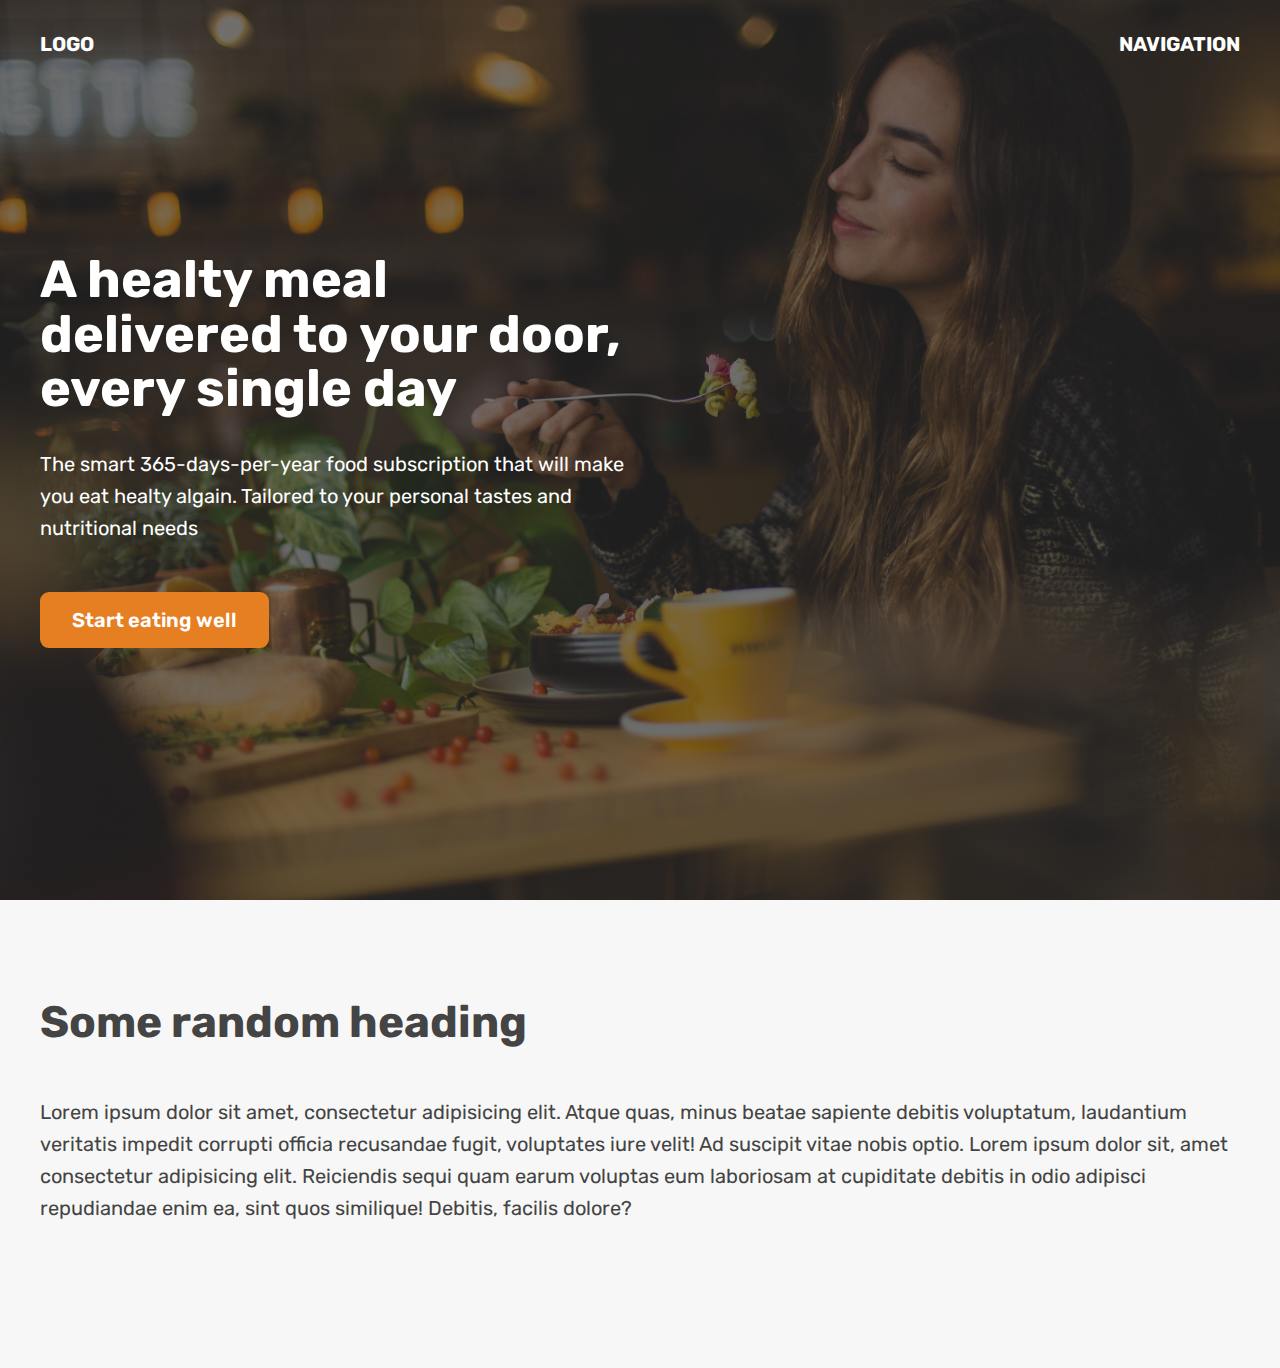
<file: 06-Components/05.hero.html>
<!DOCTYPE html>
<html lang="en">
  <head>
    <meta charset="UTF-8" />
    <meta http-equiv="X-UA-Compatible" content="IE=edge" />
    <meta name="viewport" content="width=device-width, initial-scale=1.0" />
    <title>Omifood Hero Section</title>

    <link rel="preconnect" href="https://fonts.gstatic.com" />
    <link
      href="https://fonts.googleapis.com/css2?family=Rubik:wght@400;600;700&display=swap"
      rel="stylesheet"
    />
    <style>
      * {
        margin: 0;
        padding: 0;
        box-sizing: border-box;
      }

      html {
        font-family: "Rubik", sans-serif;
        color: #444;
      }

      .container {
        margin: 0 auto;
        width: 1200px;
      }

      header {
        /* background-color: orangered; */
        height: 100vh;
        position: relative;

        background-image: linear-gradient(
            rgba(34, 34, 34, 0.6),
            rgba(34, 34, 34, 0.6)
          ),
          url(hero.jpg);
        background-size: cover;
        color: #fff;
      }

      nav {
        font-size: 20px;
        font-weight: 700;
        display: flex;
        justify-content: space-between;
        padding-top: 32px;
        /* background-image: linear-gradient(to right, red, blue); */

        /* background-color: green; */
      }

      .header-container {
        width: 1200px;
        position: absolute;

        /* In relation to PARENT size */
        left: 50%;
        top: 50%;

        /* In relation to ELEMENT size */
        transform: translate(-50%, -50%);

        /* background-color: violet; */

        /* text-align: center; */
      }

      .header-container-inner {
        width: 50%;
        /* background-color: blue; */
      }

      h1 {
        font-size: 52px;
        margin-bottom: 32px;
        line-height: 1.05;
      }

      p {
        font-size: 20px;
        line-height: 1.6;
        margin-bottom: 48px;
      }

      .btn:link,
      .btn:visited {
        font-size: 20px;
        font-weight: 600;
        background-color: #e67e22;
        color: #fff;
        text-decoration: none;
        display: inline-block;
        padding: 16px 32px;
        border-radius: 9px;
      }

      h2 {
        font-size: 44px;
        margin-bottom: 48px;
      }

      section {
        padding: 96px 0;
        background-color: #f7f7f7;
      }
    </style>
  </head>
  <body>
    <header>
      <nav class="container">
        <div>LOGO</div>
        <div>NAVIGATION</div>
      </nav>

      <div class="header-container">
        <div class="header-container-inner">
          <h1>A healty meal delivered to your door, every single day</h1>
          <p>
            The smart 365-days-per-year food subscription that will make you eat
            healty algain. Tailored to your personal tastes and nutritional
            needs
          </p>
          <a href="#" class="btn">Start eating well</a>
        </div>
      </div>
    </header>

    <section>
      <div class="container">
        <h2>Some random heading</h2>
        <p>
          Lorem ipsum dolor sit amet, consectetur adipisicing elit. Atque quas,
          minus beatae sapiente debitis voluptatum, laudantium veritatis impedit
          corrupti officia recusandae fugit, voluptates iure velit! Ad suscipit
          vitae nobis optio. Lorem ipsum dolor sit, amet consectetur adipisicing
          elit. Reiciendis sequi quam earum voluptas eum laboriosam at
          cupiditate debitis in odio adipisci repudiandae enim ea, sint quos
          similique! Debitis, facilis dolore?
        </p>
      </div>
    </section>
  </body>
</html>
</file>
<file: 04-CSS-Layouts/style.css>
* {
    /* border-top: 10px solid #1098ad; */
    margin: 0;
    padding: 0;
    box-sizing: border-box;
  }
  
  /* PAGE SECTIONS */
  body {
    color: #444;
    font-family: sans-serif;
  
    border-top: 10px solid #1098ad;
    position: relative;
  }
  
  .container {
    width: 1200px;
    /* margin-left: auto;
    margin-right: auto; */
    margin: 0 auto;
  }
  
  .main-header {
    background-color: #f7f7f7;
    /* padding: 20px;
    padding-left: 40px;
    padding-right: 40px; */
    padding: 20px 40px;
    /* margin-bottom: 60px; */
    /* height: 80px; */
  }
  
  nav {
    font-size: 18px;
    /* text-align: center; */
  }
  
  article {
    /* margin-bottom: 60px; */
  }
  
  .post-header {
    margin-bottom: 40px;
    /* position: relative; */
  }
  
  aside {
    background-color: #f7f7f7;
    border-top: 5px solid #1098ad;
    border-bottom: 5px solid #1098ad;
    padding: 50px 40px;
  }
  
  /* SMALLER ELEMENTS */
  h1,
  h2,
  h3 {
    color: #1098ad;
  }
  
  h1 {
    font-size: 26px;
    text-transform: uppercase;
    font-style: italic;
  }
  
  h2 {
    font-size: 40px;
    margin-bottom: 30px;
  }
  
  h3 {
    font-size: 30px;
    margin-bottom: 20px;
    margin-top: 40px;
  }
  
  h4 {
    font-size: 20px;
    text-transform: uppercase;
    text-align: center;
    margin-bottom: 30px;
  }
  
  p {
    font-size: 22px;
    line-height: 1.5;
    margin-bottom: 15px;
  }
  
  ul,
  ol {
    margin-left: 50px;
    margin-bottom: 20px;
  }
  
  li {
    font-size: 20px;
    margin-bottom: 10px;
    /* display: inline; */
  }
  
  li:last-child {
    margin-bottom: 0;
  }
  
  /* footer p {
    font-size: 16px;
  } */
  
  /* article header p {
    font-style: italic;
  } */
  
  #author {
    font-style: italic;
    font-size: 18px;
  }
  
  #copyright {
    font-size: 16px;
  }
  
  .related-author {
    font-size: 18px;
    font-weight: bold;
  }
  
  /* ul {
    list-style: none;
  } */
  
  .related {
    list-style: none;
    margin-left: 0;
  }
  
  body {
    /* background-color: orangered; */
  }
  
  /* .first-li {
    font-weight: bold;
  } */
  
  li:first-child {
    font-weight: bold;
  }
  
  li:last-child {
    font-style: italic;
  }
  
  li:nth-child(even) {
    /* color: red; */
  }
  
  /* Misconception: this won't work! */
  article p:first-child {
    color: red;
  }
  
  /* Styling links */
  a:link {
    color: #1098ad;
    text-decoration: none;
  }
  
  a:visited {
    /* color: #777; */
    color: #1098ad;
  }
  
  a:hover {
    color: orangered;
    font-weight: bold;
    text-decoration: underline orangered;
  }
  
  a:active {
    background-color: black;
    font-style: italic;
  }
  /* LVHA */
  
  .post-img {
    width: 100%;
    height: auto;
  }
  
  nav a:link {
    /* background-color: orangered;
    margin: 20px;
    padding: 20px;
  
    display: block; */
  
    margin-right: 30px;
    display: inline-block;
  }
  
  nav a:link:last-child {
    margin-right: 0;
  }
  
  button {
    font-size: 22px;
    padding: 20px;
    cursor: pointer;
  
    position: absolute;
    /* top: 50px;
    left: 50px; */
    bottom: 50px;
    right: 50px;
  }
  
  h1::first-letter {
    font-style: normal;
    margin-right: 5px;
  }
  
  h3 + p::first-line {
    /* color: red; */
  }
  
  h2 {
    /* background-color: orange; */
    position: relative;
  }
  
  h2::before {
    content: "TOP";
    background-color: #ffe70e;
    color: #444;
    font-size: 16px;
    font-weight: bold;
    display: inline-block;
    padding: 5px 10px;
    position: absolute;
    top: -10px;
    right: -25px;
  }
  
  /* Resolving conflicts */
  /* #copyright {
    color: red;
  }
  
  .copyright {
    color: blue;
  }
  
  .text {
    color: yellow;
  }
  
  footer p {
    color: green !important;
  } */
  
  /* nav a:link,
  nav p {
    font-size: 18px;
  } */
  
  /* FLOATS */
  /*
  .author-img {
    float: left;
    margin-bottom: 20px;
  }
  
  .author {
    float: left;
    margin-top: 10px;
    margin-left: 20px;
  }
  
  h1 {
    float: left;
  }
  
  nav {
    float: right;
  }
  
  .clear {
    clear: both;
  }
  
  .clearfix::after {
    clear: both;
    content: "";
    display: block;
  }
  
  article {
    width: 825px;
    float: left;
  }
  
  aside {
    width: 300px;
    float: right;
  }
  
  footer {
    clear: both;
  }
  */
  
  /* FLEXBOX */
  .main-header {
    display: flex;
    align-items: center;
    justify-content: space-between;
  }
  
  .author-box {
    display: flex;
    align-items: center;
    margin-bottom: 15px;
  }
  
  .author {
    margin-bottom: 0;
    margin-left: 15px;
  }
  
  .related-post {
    display: flex;
    align-items: center;
    gap: 20px;
    margin-bottom: 30px;
  }
  
  .related-link:link {
    font-size: 17px;
    font-weight: bold;
    font-style: normal;
    margin-bottom: 5px;
    display: block;
  }
  
  .related-author {
    margin-bottom: 0;
    font-size: 14px;
    font-weight: normal;
    font-style: italic;
  }
  
  /* FLEXBOX LAYOUT */
  /* .row {
    display: flex;
    align-items: flex-start;
    gap: 75px;
    margin-bottom: 60px;
  }
  
  article {
    flex: 1;
    margin-bottom: 0;
  }
  
  aside {
    
    DEFAULTS:
    flex-grow: 0;
    flex-shrink: 1;
    flex-basis: auto;
  
    flex: 0 0 300px;
  } */
  
  /* CSS GRID LAYOUT */
  .container {
    display: grid;
    grid-template-columns: 1fr 300px;
    column-gap: 75px;
    row-gap: 60px;
    align-items: start;
  }
  
  .main-header {
    /* grid-column: 1 / span 2; */
    grid-column: 1 / -1;
  }
  
  article {
  }
  
  aside {
  }
  
  footer {
    grid-column: 1 / -1;
  }
</file>
<file: 05-Design/style.css>
/*
SPACING SYSTEM (px)
2 / 4 / 8 / 12 / 16 / 24 / 32 / 48 / 64 / 80 / 96 / 128

FONT SIZE SYSTEM (px)
10 / 12 / 14 / 16 / 18 / 20 / 24 / 30 / 36 / 44 / 52 / 62 / 74 / 86 / 98
*/

/* 
MAIN COLOR: #087f5b
GREY COLOR: #343a40
*/

* {
    margin: 0;
    padding: 0;
    box-sizing: border-box;
  }
  
  /* ------------------------ */
  /* GENERAL STYLES */
  /* ------------------------ */
  body {
    font-family: "Inter", sans-serif;
    color: #343a40;
    border-bottom: 8px solid #087f5b;
  }
  
  .container {
    width: 960px;
    margin: 0 auto;
  }
  
  header,
  section {
    margin-bottom: 96px;
  }
  
  h2 {
    margin-bottom: 48px;
    font-size: 36px;
    letter-spacing: -0.5px;
    /* 24 / 30 / 36 */
  }
  
  .grid-3-cols {
    display: grid;
    grid-template-columns: repeat(3, 1fr);
    column-gap: 80px;
  }
  
  .btn:link,
  .btn:visited {
    background-color: #087f5b;
    color: #fff;
    text-decoration: none;
    text-transform: uppercase;
    font-weight: 500;
  
    display: inline-block;
    border-radius: 100px;
  }
  
  .btn:hover,
  .btn:active {
    background-color: #099268;
  }
  
  .btn--big {
    font-size: 18px;
    padding: 16px 32px;
  }
  
  .btn--small {
    font-size: 14px;
    padding: 8px 12px;
  }
  
  img {
    border-radius: 12px;
  }
  
  /* ------------------------ */
  /* COMPONENT STYLES */
  /* ------------------------ */
  
  /* HEADER */
  header {
    display: grid;
    grid-template-columns: repeat(2, 1fr);
    column-gap: 80px;
    margin-top: 64px;
  }
  
  .header-text-box {
    align-self: center;
  }
  
  h1 {
    margin-bottom: 32px;
    font-size: 44px;
    line-height: 1.1;
    letter-spacing: -1px;
    /* 44 / 52 / 62 */
  
    /* text-shadow: 0 5px 5px rgba(0, 0, 0, 0.2); */
  }
  
  .header-text {
    margin-bottom: 24px;
    font-size: 18px;
    line-height: 1.7;
  }
  
  img {
    width: 100%;
  }
  
  /* FEATURES */
  .features-icon {
    stroke: #087f5b;
    width: 32px;
    height: 32px;
    margin-bottom: 24px;
  }
  
  .features-title {
    margin-bottom: 16px;
    font-size: 20px;
  }
  
  .features-text {
    font-size: 18px;
    line-height: 1.7;
  }
  
  /* TESTIMONIAL */
  .testimonial-section {
    background-color: #087f5b;
    color: #fff;
    padding: 24px;
    border-radius: 12px;
  }
  
  .testimonial-box {
    grid-column: 2 / -1;
    align-self: center;
  }
  
  .testimonial-box h2 {
    margin-bottom: 24px;
    /* 20 / 24 / 30 */
    font-size: 24px;
  }
  
  .testimonial-text {
    font-style: italic;
    margin-bottom: 24px;
    font-size: 18px;
    line-height: 1.7;
    color: #e6fcf5;
  }
  
  .testimonial-author {
    color: #c3fae8;
  }
  
  /* CHAIRS */
  .chair {
    box-shadow: 0 20px 30px 0 rgba(0, 0, 0, 0.07);
    border-radius: 12px;
  }
  
  .chair img {
    border-bottom-left-radius: 0;
    border-bottom-right-radius: 0;
  }
  
  .chair-box {
    padding: 32px;
  }
  
  h3 {
    margin-bottom: 24px;
    font-size: 20px;
  }
  
  .chair-details {
    list-style: none;
    margin-bottom: 48px;
  }
  
  .chair-details li {
    display: flex;
    align-items: center;
    gap: 12px;
    margin-bottom: 16px;
  }
  
  .chair-details li:last-child {
    margin-bottom: 0;
  }
  
  .chair-icon {
    stroke: #087f5b;
    width: 24px;
    height: 24px;
  }
  
  .chair-price {
    display: flex;
    justify-content: space-between;
    align-items: center;
    font-size: 20px;
  }
  
  footer {
    margin-bottom: 48px;
    font-size: 14px;
    color: #495057;
  }
</file>
